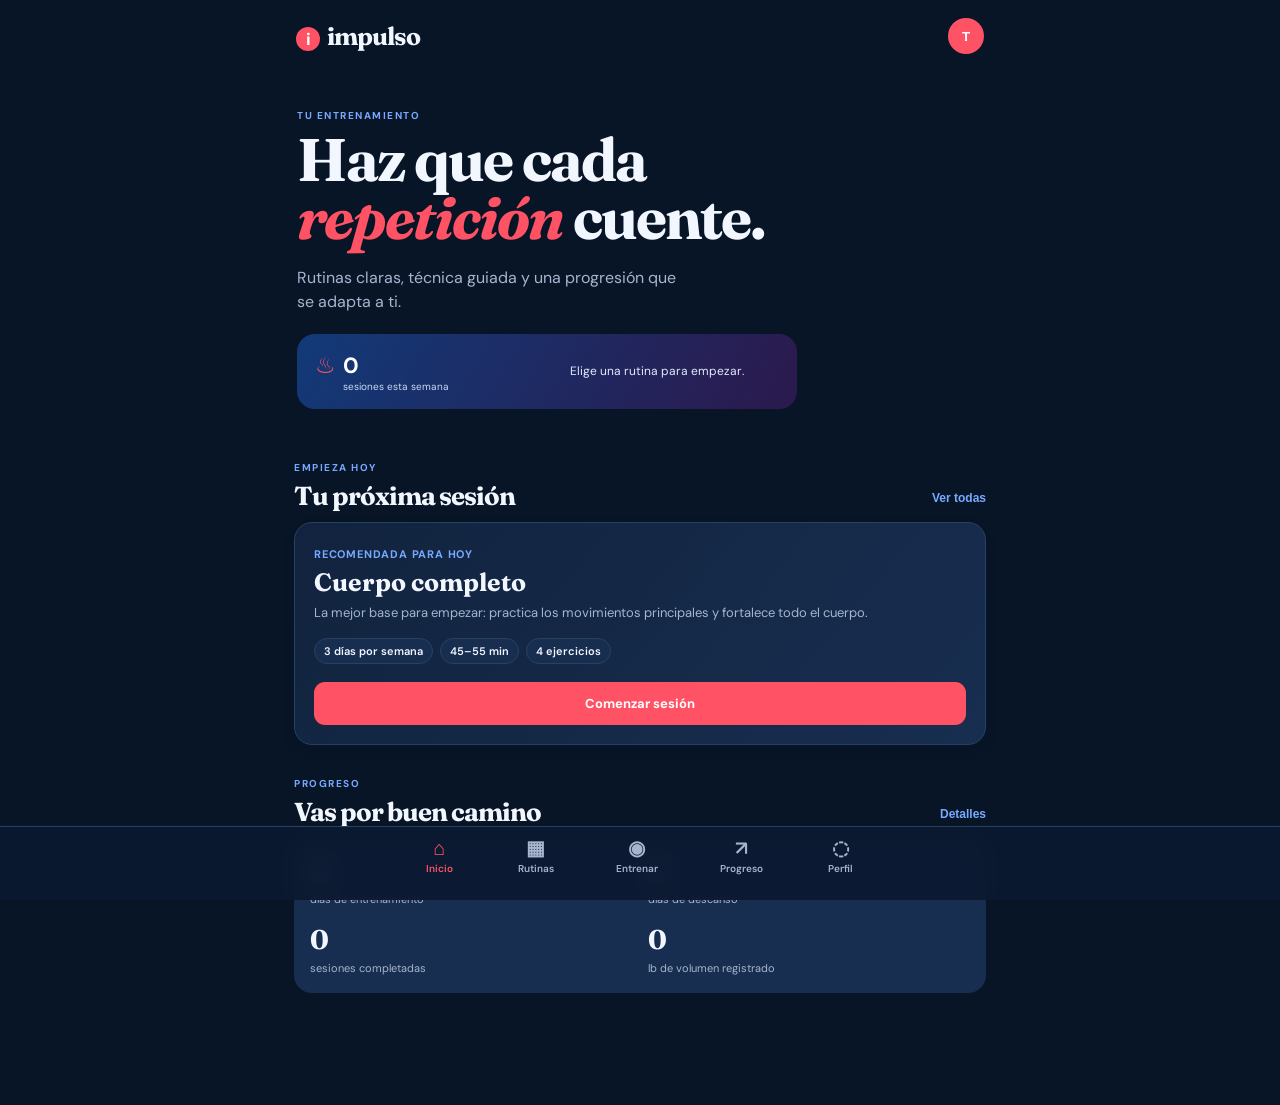
<file: index.html>
<!doctype html>
<html lang="es" data-theme="dark">
  <head>
    <meta charset="UTF-8" />
    <meta name="viewport" content="width=device-width, initial-scale=1.0" />
    <meta name="theme-color" content="#081527" />
    <title>Impulso — Entrena con intención</title>
    <link rel="preconnect" href="https://fonts.googleapis.com" />
    <link rel="preconnect" href="https://fonts.gstatic.com" crossorigin />
    <link href="https://fonts.googleapis.com/css2?family=DM+Sans:wght@400;500;600;700&family=Fraunces:opsz,wght@9..144,600;9..144,700&display=swap" rel="stylesheet" />
    <link rel="stylesheet" href="styles.css" />
    <link rel="stylesheet" href="enhancements.css" />
  </head>
  <body>
    <main class="app-shell">
      <header class="topbar">
        <a class="brand" href="#inicio" aria-label="Inicio de Impulso"><span>i</span> impulso</a>
        <button class="avatar" type="button" aria-label="Perfil" data-go="perfil">T</button>
      </header>

      <section id="inicio" class="view active" aria-labelledby="welcome-title">
        <div class="hero">
          <p class="eyebrow">TU ENTRENAMIENTO</p>
          <h1 id="welcome-title">Haz que cada<br /><em>repetición</em> cuente.</h1>
          <p class="hero-copy">Rutinas claras, técnica guiada y una progresión que se adapta a ti.</p>
          <div class="streak-card">
            <div><span class="flame">♨</span><strong id="streak-number">0</strong><small>sesiones esta semana</small></div>
            <p id="streak-message">Elige una rutina para empezar.</p>
          </div>
        </div>
        <section class="section-block">
          <div class="section-heading"><div><p class="eyebrow">EMPIEZA HOY</p><h2>Tu próxima sesión</h2></div><button class="link-button" data-go="rutinas">Ver todas</button></div>
          <article id="next-workout" class="workout-card feature-card"></article>
        </section>
        <section class="section-block progress-preview">
          <div class="section-heading"><div><p class="eyebrow">PROGRESO</p><h2>Vas por buen camino</h2></div><button class="link-button" data-go="progreso">Detalles</button></div>
          <div id="mini-progress" class="mini-progress"></div>
        </section>
      </section>

      <section id="rutinas" class="view" aria-labelledby="routines-title">
        <div class="page-heading"><p class="eyebrow">PLANES GUIADOS</p><h1 id="routines-title">Elige tu rutina</h1><p>Diseñadas para avanzar sin tener que improvisar.</p></div>
        <div id="routine-list" class="routine-list"></div>
      </section>

      <section id="entrenar" class="view" aria-live="polite"></section>

      <section id="progreso" class="view" aria-labelledby="progress-title">
        <div class="page-heading"><p class="eyebrow">TU EVOLUCIÓN</p><h1 id="progress-title">Progreso real</h1><p>Pequeños avances, sostenidos en el tiempo.</p></div>
        <div id="progress-content"></div>
      </section>

      <section id="perfil" class="view" aria-labelledby="profile-title"></section>
    </main>

    <nav class="bottom-nav" aria-label="Navegación principal">
      <button class="nav-item active" data-go="inicio"><span>⌂</span>Inicio</button>
      <button class="nav-item" data-go="rutinas"><span>▦</span>Rutinas</button>
      <button class="nav-item" data-go="entrenar"><span>◉</span>Entrenar</button>
      <button class="nav-item" data-go="progreso"><span>↗</span>Progreso</button>
      <button class="nav-item" data-go="perfil"><span>◌</span>Perfil</button>
    </nav>
    <dialog id="exercise-dialog"><button class="close-dialog" aria-label="Cerrar">×</button><div id="dialog-content"></div></dialog>
    <dialog id="routine-dialog"><button class="close-dialog" aria-label="Cerrar">×</button><div id="routine-dialog-content"></div></dialog>
    <dialog id="share-dialog"><button class="close-dialog" aria-label="Cerrar">×</button><div id="share-dialog-content"></div></dialog>
    <script src="app.js"></script>
  </body>
</html>
</file>
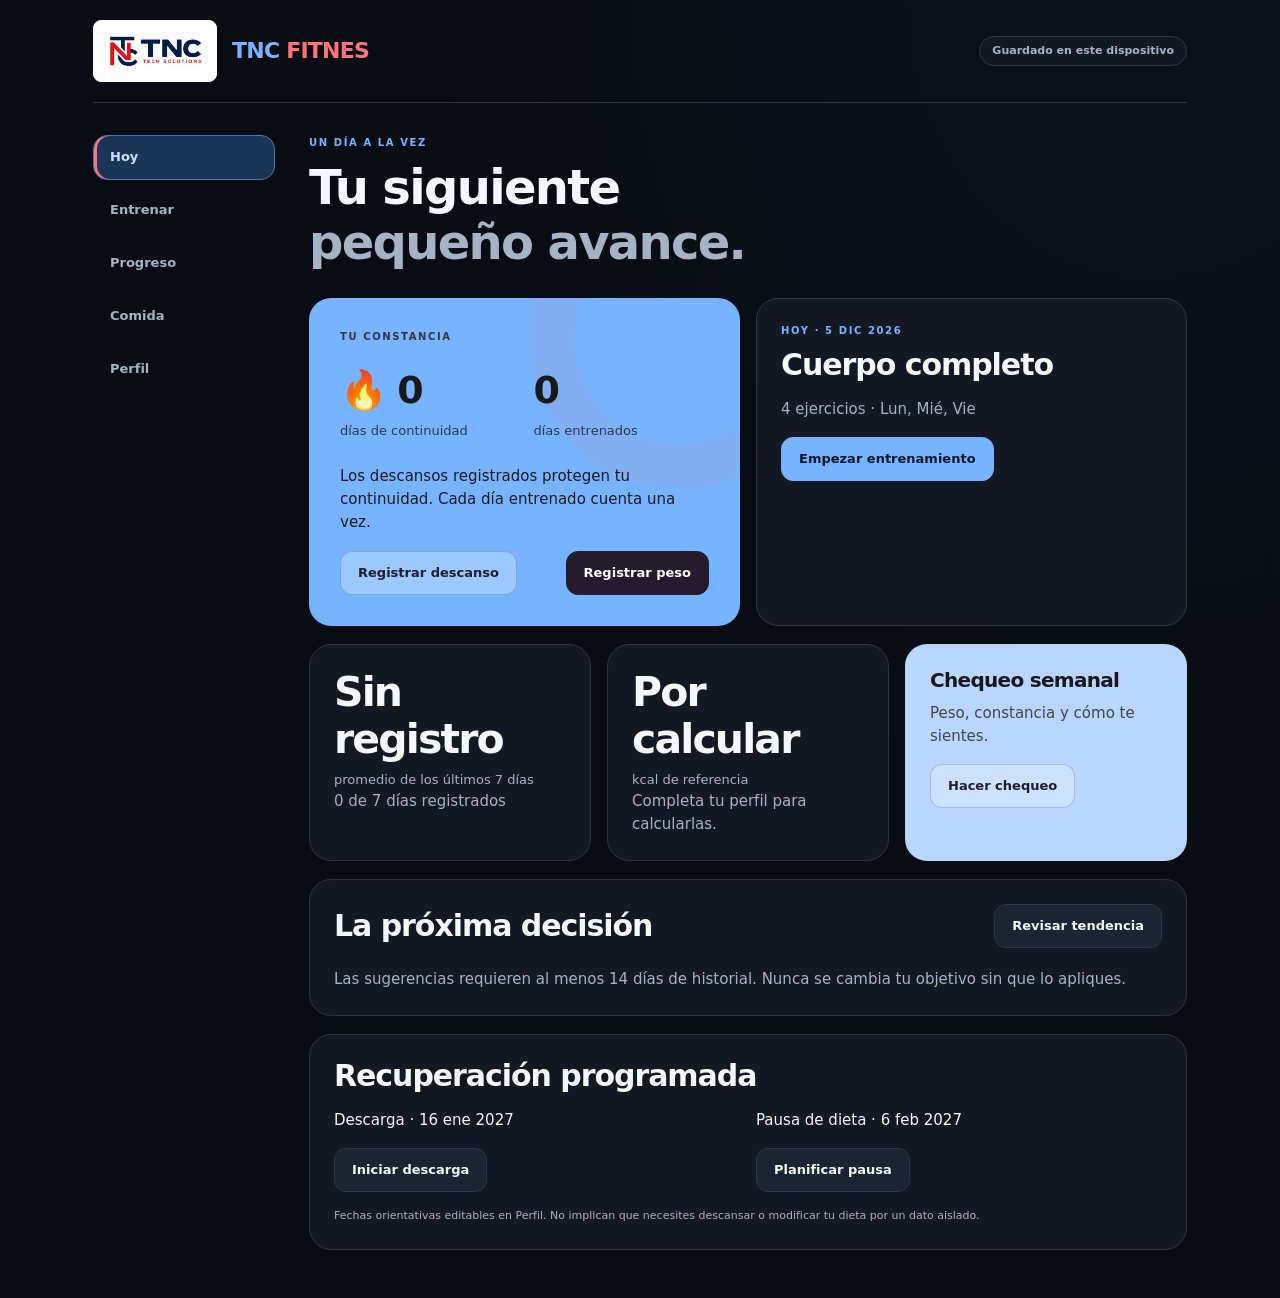
<file: transformacion/index.html>
<!doctype html>
<html lang="es">
<head>
  <meta charset="utf-8"><meta name="viewport" content="width=device-width,initial-scale=1,viewport-fit=cover">
  <meta name="theme-color" content="#0a0e16"><meta name="color-scheme" content="dark">
  <title>TNC FITNES · Tu transformación</title>
  <link rel="stylesheet" href="ui.css">
  <link rel="manifest" href="manifest.webmanifest">
  <link rel="icon" type="image/png" href="tnc-logo.png">
  <link rel="apple-touch-icon" href="tnc-logo.png">
</head>
<body>
  <div class="app-shell">
    <header class="topbar"><a class="brand" href="#hoy" aria-label="TNC FITNES, inicio"><img class="brand-logo" src="tnc-logo.png" alt="TNC Tech Solutions"><span class="brand-name">TNC <span>FITNES</span></span></a><span class="pill" id="save-status">Guardado en este dispositivo</span></header>
    <div class="layout"><nav class="sidebar" aria-label="Navegación principal">
      <button class="nav-btn active" data-nav="hoy">Hoy</button><button class="nav-btn" data-nav="rutinas">Entrenar</button><button class="nav-btn" data-nav="progreso">Progreso</button><button class="nav-btn" data-nav="comida">Comida</button><button class="nav-btn" data-nav="perfil">Perfil</button>
    </nav><main id="view" tabindex="-1"></main></div>
  </div>
  <dialog id="modal" aria-labelledby="modal-title"><div class="modal-head"><h2 id="modal-title"></h2><button class="btn small" data-close>Cerrar</button></div><div class="modal-body" id="modal-body"></div></dialog>
  <div id="toast" class="toast" role="status" aria-live="polite" hidden></div>
  <script src="core.js"></script><script src="wellness.js"></script><script src="seeds.js"></script><script src="store.js"></script><script src="io.js"></script><script src="workout-plan.js"></script><script src="food-catalog.js"></script><script src="restaurant-catalog.js"></script><script src="nutrition.js"></script><script src="nutrition-ui.js"></script><script src="session-image.js"></script><script src="ui.js"></script>
</body></html>
</file>
<file: styles.css>
:root{--ink:#132447;--cream:#f1f5ff;--paper:#ffffff;--lime:#d7ebff;--orange:#e44251;--muted:#63718a;--line:#d9e0ee;--green:#2764bb;--soft:#e8f0ff;--nav:#ffffffef}html[data-theme="dark"]{--ink:#f2f6ff;--cream:#081527;--paper:#11233e;--lime:#1b4f9b;--orange:#ff5264;--muted:#a6b5ce;--line:#274261;--green:#77aaff;--soft:#182e50;--nav:#0b1930ef}*{box-sizing:border-box}body{margin:0;background:var(--cream);color:var(--ink);font-family:"DM Sans",sans-serif;padding-bottom:82px}.app-shell{max-width:760px;margin:auto;min-height:100vh}.topbar{height:72px;padding:19px 22px;display:flex;justify-content:space-between;align-items:center}.brand{font-family:Fraunces,serif;font-size:25px;font-weight:700;color:var(--ink);text-decoration:none;letter-spacing:-1px}.brand span{background:var(--orange);color:white;display:inline-grid;place-items:center;width:24px;height:24px;border-radius:50%;font-family:"DM Sans";font-size:17px;margin-right:3px}.avatar{width:36px;height:36px;border:0;border-radius:50%;background:var(--orange);color:#fff;font-weight:700}.view{display:none;padding:0 20px 30px}.view.active{display:block}.hero{padding:37px 3px 20px}.eyebrow{font-size:10px;font-weight:700;letter-spacing:1.5px;color:var(--green);margin:0 0 9px}.hero h1,.page-heading h1{font:700 clamp(38px,10vw,60px)/.96 Fraunces,serif;letter-spacing:-2px;margin:0}.hero h1 em{color:var(--orange);font-style:italic}.hero-copy{font-size:16px;line-height:1.5;color:var(--muted);max-width:380px;margin:20px 0}.streak-card{background:linear-gradient(120deg,#123a78,#2b194d);color:#fff;border-radius:18px;padding:16px 18px;display:flex;align-items:center;justify-content:space-between;max-width:500px}.streak-card div{display:grid;grid-template-columns:28px 30px;align-items:center}.streak-card strong{font-size:22px}.streak-card small{grid-column:2;font-size:10px;color:#c9d9f4;white-space:nowrap}.flame{font-size:23px;color:var(--orange)}.streak-card p{font-size:12px;color:#e2eaff;width:45%;margin:0;line-height:1.3}.section-block{margin-top:32px}.section-heading{display:flex;justify-content:space-between;align-items:end;margin-bottom:13px}.section-heading h2{font:700 26px/1 Fraunces,serif;letter-spacing:-1px;margin:0}.link-button{border:0;background:none;color:var(--green);font-weight:700;padding:4px 0;font-size:12px}.workout-card{background:var(--paper);border:1px solid var(--line);border-radius:18px;padding:19px;box-shadow:0 5px 16px #00000012}.feature-card{background:linear-gradient(130deg,var(--paper),var(--soft))}.card-kicker{font-size:11px;font-weight:700;color:var(--green);letter-spacing:.8px}.workout-card h3{font:700 25px/1.1 Fraunces,serif;margin:6px 0 7px}.workout-card p{color:var(--muted);font-size:13px;margin:0 0 17px}.tags{display:flex;gap:7px;flex-wrap:wrap}.tag{background:var(--soft);border:1px solid var(--line);border-radius:20px;padding:5px 9px;font-size:11px;font-weight:600}.primary-button{border:0;background:var(--orange);color:white;border-radius:11px;padding:13px 17px;font:700 13px "DM Sans";margin-top:18px;width:100%}.mini-progress{border-radius:18px;background:var(--soft);padding:16px;display:grid;grid-template-columns:1fr 1fr;gap:15px}.mini-progress strong{font:700 27px Fraunces,serif;display:block}.mini-progress small{color:var(--muted);font-size:11px}.page-heading{padding:35px 2px 25px}.page-heading h1{font-size:45px}.page-heading>p:last-child{color:var(--muted);line-height:1.45;margin:13px 0 0}.routine-list{display:grid;gap:13px}.routine-card{padding:20px;background:var(--paper);border:1px solid var(--line);border-radius:18px}.routine-card:nth-child(2){background:var(--soft)}.routine-card:nth-child(3){background:color-mix(in srgb,var(--paper) 86%,var(--orange))}.routine-number{font:700 12px "DM Sans";color:var(--green)}.routine-card h2{font:700 28px Fraunces,serif;margin:7px 0}.routine-card p{font-size:13px;color:var(--muted);line-height:1.45;margin:0 0 15px}.routine-meta{font-size:12px;font-weight:700;margin-bottom:12px}.routine-card button{background:transparent;border:0;padding:0;color:var(--ink);font-weight:700;text-decoration:underline}.workout-head{padding:22px 0 17px}.back-button{border:0;background:none;padding:0;font:600 13px "DM Sans";color:var(--green)}.workout-head h1{font:700 37px/1 Fraunces,serif;margin:21px 0 7px}.workout-head p{margin:0;color:var(--muted);font-size:14px}.exercise-list{display:grid;gap:12px}.exercise-card{background:var(--paper);border:1px solid var(--line);border-radius:16px;overflow:hidden}.exercise-card summary{list-style:none;padding:17px;cursor:pointer;display:flex;gap:12px;align-items:center}.exercise-card summary::-webkit-details-marker{display:none}.exercise-index{width:26px;height:26px;background:var(--lime);border-radius:50%;display:grid;place-items:center;font-size:11px;font-weight:700;flex:none}.exercise-info{flex:1}.exercise-info h2{font-size:15px;margin:0 0 3px}.exercise-info p{font-size:11px;color:var(--muted);margin:0}.chevron{font-size:17px;color:var(--muted)}details[open] .chevron{transform:rotate(180deg)}.sets{padding:0 15px 16px}.set-grid{display:grid;grid-template-columns:27px 1fr 1fr 1fr;gap:7px;align-items:center;margin:7px 0}.set-grid.header{font-size:9px;color:var(--muted);font-weight:700;text-align:center}.set-number{font-size:11px;text-align:center;font-weight:700}.set-grid input,.profile-form input,.profile-form select,.profile-form textarea{min-width:0;width:100%;border:1px solid var(--line);color:var(--ink);background:var(--cream);border-radius:8px;padding:9px 8px;font:600 12px "DM Sans"}.exercise-actions{display:flex;justify-content:space-between;align-items:center;margin-top:11px}.text-button{background:none;border:0;color:var(--green);font:700 11px "DM Sans";padding:5px 0}.finish-button{position:sticky;bottom:90px;margin:20px 0 0;box-shadow:0 8px 20px #0006}.tip{font-size:11px;line-height:1.4;background:var(--soft);border-radius:9px;padding:9px;margin:5px 0;color:var(--ink)}.bottom-nav{position:fixed;z-index:5;bottom:0;left:0;right:0;height:74px;background:var(--nav);backdrop-filter:blur(12px);border-top:1px solid var(--line);display:flex;justify-content:center;gap:min(7vw,50px);padding:10px}.nav-item{border:0;background:none;color:var(--muted);font:600 10px "DM Sans";display:flex;flex-direction:column;align-items:center;gap:3px;min-width:44px}.nav-item span{font-size:20px;line-height:21px}.nav-item.active{color:var(--orange)}.empty-state{background:var(--paper);border:1px dashed var(--line);padding:30px 20px;border-radius:17px;text-align:center;color:var(--muted)}.stat-grid{display:grid;grid-template-columns:1fr 1fr;gap:11px;margin-bottom:22px}.stat{background:var(--paper);border:1px solid var(--line);border-radius:14px;padding:16px}.stat strong{font:700 30px Fraunces,serif;display:block}.stat small{font-size:11px;color:var(--muted)}.progress-card{background:linear-gradient(120deg,#11366d,#441b46);color:#fff;padding:20px;border-radius:18px;margin:15px 0}.progress-card h2{font:700 25px Fraunces,serif;margin:0 0 14px}.progress-row{display:flex;justify-content:space-between;border-top:1px solid #ffffff2b;padding:10px 0;font-size:13px}.progress-row span:last-child{color:#ffb3bb;font-weight:700}dialog{border:0;border-radius:20px;width:min(500px,92vw);padding:27px;background:var(--paper);color:var(--ink);box-shadow:0 18px 50px #0008}.close-dialog{float:right;border:0;border-radius:50%;background:var(--soft);color:var(--ink);font-size:20px;width:28px;height:28px}.dialog-title{font:700 30px Fraunces,serif;margin:10px 0}.dialog-label{font-size:10px;letter-spacing:1px;font-weight:700;color:var(--green)}.dialog-section{margin:18px 0}.dialog-section h3{font-size:13px;margin:0 0 6px}.dialog-section p,.dialog-section li{color:var(--muted);font-size:13px;line-height:1.45}.dialog-section ul{padding-left:18px;margin:5px 0}.profile-head{display:flex;gap:16px;align-items:center;padding:34px 3px 22px}.profile-photo{width:74px;height:74px;border-radius:50%;object-fit:cover;background:var(--orange);display:grid;place-items:center;color:white;font:700 29px Fraunces,serif;border:3px solid var(--lime)}.profile-head h1{font:700 32px Fraunces,serif;margin:0}.profile-head p{color:var(--muted);font-size:12px;margin:4px 0}.tony-line{font-size:11px!important;color:var(--green)!important}.setting-card{background:var(--paper);border:1px solid var(--line);padding:18px;border-radius:16px;margin:12px 0}.setting-card h2{font:700 19px Fraunces,serif;margin:0 0 8px}.setting-card p{font-size:12px;color:var(--muted);line-height:1.45}.theme-options{display:flex;gap:9px}.theme-options button{flex:1;border:1px solid var(--line);border-radius:10px;padding:11px;background:var(--cream);color:var(--ink);font-weight:700}.theme-options button.selected{border-color:var(--orange);box-shadow:inset 0 0 0 1px var(--orange)}.profile-form{display:grid;gap:10px}.profile-form label{font-size:11px;font-weight:700;color:var(--muted)}.create-routine{border:1px dashed var(--green);border-radius:15px;background:transparent;color:var(--green);padding:14px;width:100%;font-weight:700;margin-bottom:14px}.share-preview{border-radius:18px;padding:20px;background:linear-gradient(135deg,#123a78,#5b1d50);color:#fff;margin:12px 0}.share-preview h2{font:700 30px Fraunces,serif;margin:8px 0}.share-preview p{font-size:12px;color:#d8e5ff}.share-photo{width:100%;height:150px;border-radius:11px;object-fit:cover;margin-bottom:12px}.share-preview strong{color:#ffb3bb}.file-label{display:block;border:1px dashed var(--line);padding:10px;border-radius:10px;text-align:center;font-size:12px;color:var(--muted)}.file-label input{display:none}@media(min-width:650px){.view{padding-left:34px;padding-right:34px}.topbar{padding-left:36px;padding-right:36px}.routine-list{grid-template-columns:repeat(3,1fr)}.routine-card{min-height:270px;display:flex;flex-direction:column}.routine-card button{margin-top:auto}.finish-button{max-width:400px;margin-left:auto;margin-right:auto;display:block}}
</file>
<file: enhancements.css>
.series-settings{display:grid;grid-template-columns:repeat(2,minmax(0,1fr));gap:8px;margin:12px 0}.series-settings label{color:var(--muted);font-size:10px;font-weight:700}.series-settings input,.series-settings select{display:block;width:100%;margin-top:4px;padding:8px;border:1px solid var(--line);border-radius:8px;color:var(--ink);background:var(--cream);font:600 12px "DM Sans",sans-serif}.range-note{margin:4px 0 10px;color:var(--green);font-size:11px;font-weight:600}.profile-feedback{margin:8px 0 0;color:var(--orange);font-size:12px;font-weight:700}.profile-feedback.success{color:var(--green)}
</file>
<file: transformacion/ui.css>
/* TNC FITNES · estilos del módulo. Sin dependencias externas. */
:root {
  color-scheme: dark;
  --bg: #090c12;
  --surface: #121923;
  --surface-raised: #1b2431;
  --surface-hover: #253346;
  --text: #f4f7fc;
  --muted: #a5b3c7;
  --line: #2a3545;
  --blue: #76b4ff;
  --red: #ff737b;
  --success: #44d38b;
  --lavender: var(--blue);
  --lime: #b8d6ff;
  --coral: #f2b7bd;
  --danger: #ff9fa5;
  --radius: 22px;
  --shadow: 0 20px 70px #0005;
  --ease: cubic-bezier(.22, .8, .2, 1);
  font-family: Inter, ui-sans-serif, system-ui, -apple-system, BlinkMacSystemFont, "Segoe UI", sans-serif;
  font-synthesis: none;
  text-rendering: optimizeLegibility;
  -webkit-font-smoothing: antialiased;
}

* { box-sizing: border-box; }
html { scroll-behavior: smooth; scroll-padding-top: 100px; }
body { margin: 0; min-width: 280px; background: radial-gradient(ellipse at 90% 0, #17345624, transparent 44%), var(--bg); color: var(--text); font-size: 15px; line-height: 1.55; }
body:has(dialog[open]) { overflow: hidden; }
button, input, select, textarea { font: inherit; }
button, input, select, textarea, a { -webkit-tap-highlight-color: transparent; }
button { min-height: 44px; cursor: pointer; touch-action: manipulation; }
button, .btn, .nav-btn { transition: background .18s var(--ease), border-color .18s var(--ease), color .18s var(--ease), transform .18s var(--ease), box-shadow .18s var(--ease); }
button:disabled, .btn[aria-disabled="true"] { opacity: .45; cursor: not-allowed; transform: none; }
button:active:not(:disabled), .btn:active { transform: translateY(1px); }
button:focus-visible, a:focus-visible, input:focus-visible, select:focus-visible, textarea:focus-visible, summary:focus-visible { outline: 2px solid var(--lavender); outline-offset: 4px; }
::selection { background: var(--lavender); color: #19131f; }
a { color: var(--lavender); text-underline-offset: 4px; }
img, video, svg { max-width: 100%; }
img, video { display: block; }
h1, h2, h3, h4, p { margin-top: 0; }
h1, h2, h3, h4 { line-height: 1.15; letter-spacing: -.035em; font-weight: 650; overflow-wrap: anywhere; }
h1 { margin-bottom: 12px; font-size: clamp(32px, 4.5vw, 48px); }
h2 { margin-bottom: 15px; font-size: clamp(23px, 3vw, 30px); }
h3 { margin-bottom: 10px; font-size: 20px; }
h4 { margin-bottom: 8px; font-size: 16px; }
p { margin-bottom: 16px; }
small { font-size: 12px; }
hr { height: 1px; border: 0; background: var(--line); margin: 24px 0; }
[hidden] { display: none !important; }

.app-shell { width: min(1150px, 100%); margin-inline: auto; padding: 0 28px 48px; }
.topbar { min-height: 90px; display: flex; align-items: center; justify-content: space-between; gap: 16px; padding: 20px 0; border-bottom: 1px solid var(--line); }
.brand { display: flex; align-items: center; gap: 15px; color: var(--blue); font-size: 22px; font-weight: 800; letter-spacing: -.035em; text-decoration: none; white-space: nowrap; }
.brand .brand-name { color: var(--blue); }
.brand .brand-name span { color: var(--red); }
.brand-logo { width: 124px; height: 62px; object-fit: contain; border: 1px solid #fff; border-radius: 8px; background: #fff; }
.pill { display: inline-flex; align-items: center; justify-content: center; gap: 7px; min-height: 30px; max-width: 100%; padding: 5px 12px; border: 1px solid var(--line); border-radius: 999px; background: var(--surface); color: var(--muted); font-size: 11px; font-weight: 650; line-height: 1.4; overflow-wrap: anywhere; }
.layout { display: grid; grid-template-columns: 182px minmax(0, 1fr); gap: 34px; align-items: start; padding-top: 32px; }
.sidebar { display: flex; flex-direction: column; gap: 8px; position: sticky; top: 24px; padding: 0; }
.nav-btn { display: flex; align-items: center; justify-content: flex-start; gap: 8px; width: 100%; padding: 13px 16px; border: 1px solid transparent; border-radius: 14px; background: transparent; color: var(--muted); font-size: 13px; font-weight: 600; line-height: 1.3; text-align: left; text-decoration: none; }
.nav-btn:hover { color: var(--text); background: var(--surface); }
.nav-btn.active, .nav-btn[aria-current="page"] { background: #1b3556; color: #c7e0ff; border-color: #4577af; box-shadow: inset 3px 0 var(--red); }
main#view { min-width: 0; animation: enter .35s var(--ease) both; }
.page-head { display: flex; justify-content: space-between; align-items: flex-start; flex-wrap: wrap; gap: 18px; margin-bottom: 28px; }
.page-head > div { min-width: 0; }
.page-head p:last-child { margin-bottom: 0; }
.eyebrow { margin-bottom: 10px; color: var(--lavender); font-size: 10px; font-weight: 700; letter-spacing: .16em; line-height: 1.5; text-transform: uppercase; }
.muted { color: var(--muted); }
.source-note { color: var(--muted); font-size: 11px; line-height: 1.65; margin-top: 15px; overflow-wrap: anywhere; }
.source-note a { color: inherit; }
.error { color: var(--danger); font-size: 13px; line-height: 1.55; }
.error:not(:empty) { padding: 11px 14px; border: 1px solid #ffb4b433; border-radius: 10px; background: #ffb4b40a; }

.grid { display: grid; grid-template-columns: minmax(0, 1fr); gap: 16px; }
.grid.two { grid-template-columns: repeat(2, minmax(0, 1fr)); }
.grid.three { grid-template-columns: repeat(3, minmax(0, 1fr)); }
.grid.four { grid-template-columns: repeat(4, minmax(0, 1fr)); }
.grid > *, .stats > * { min-width: 0; }
.grid + .grid, .grid + .card, .card + .grid, .card + .card { margin-top: 18px; }
.card { min-width: 0; padding: 24px; border: 1px solid var(--line); border-radius: var(--radius); background: var(--surface); overflow-wrap: anywhere; }
.card > :last-child { margin-bottom: 0; }
.card.accent, .card.mint, .card.peach { color: #19191b; border-color: transparent; --line: #19191b25; --text: #19191b; --muted: #45434a; }
.card.accent { background: var(--lavender); }
.card.mint { background: var(--lime); }
.card.peach { background: var(--coral); }
.card.accent .eyebrow, .card.mint .eyebrow, .card.peach .eyebrow { color: #38313f; }
.card.accent a, .card.mint a, .card.peach a { color: inherit; }
.card.accent .badge, .card.mint .badge, .card.peach .badge { color: #2e2735; border-color: #19191b25; background: #ffffff35; }
.card.accent .btn:not(.primary):not(.danger), .card.mint .btn:not(.primary):not(.danger), .card.peach .btn:not(.primary):not(.danger) { color: #241c2c; background: #ffffff45; border-color: #19191b30; }
.card.accent .btn.primary, .card.mint .btn.primary, .card.peach .btn.primary { color: #fff; background: #241c2c; border-color: #241c2c; }
.hero { position: relative; display: flex; align-items: center; justify-content: space-between; flex-wrap: wrap; gap: 24px; min-height: 200px; padding: 30px; border-radius: var(--radius); border: 1px solid #467abb55; background: linear-gradient(125deg, #172d4b, #131b28 68%, #3b1c2945); overflow: hidden; }
.hero h1, .hero h2 { max-width: 550px; }
.hero > * { position: relative; z-index: 1; min-width: 0; }
.hero::after { content: ""; position: absolute; width: 210px; height: 210px; border-radius: 50%; right: -90px; top: -110px; border: 45px solid #ff737b16; pointer-events: none; }
.hero + .grid, .hero + .card, .hero + .toolbar { margin-top: 20px; }
.metric { font-size: 14px; font-weight: 400; line-height: 1.5; letter-spacing: 0; font-variant-numeric: tabular-nums; }
.metric > strong { display:block; font-size:clamp(28px,3.2vw,42px); line-height:1.15; letter-spacing:-.045em; font-weight:650; }
.metric > span { display:block; margin-top:8px; font-size:13px; line-height:1.45; letter-spacing:0; color:var(--muted); }
.accent .metric > span,.mint .metric > span {color:inherit;opacity:.8}
.page-head {display:block}
.hero {display:block}
.hero .stats {margin:24px 0}
.grid > .card {margin-top:0}
.metric small, .metric span.unit { display: inline-block; margin-left: 5px; font-size: 14px; font-weight: 500; letter-spacing: 0; color: var(--muted); }
.stats { display: grid; grid-template-columns: repeat(auto-fit, minmax(110px, 1fr)); gap: 18px; }
.stats strong { display: block; font-size: 30px; line-height: 1.2; letter-spacing: -.04em; font-variant-numeric: tabular-nums; }
.stats small { display: block; margin-top: 6px; color: var(--muted); line-height: 1.45; }
.toolbar { display: flex; align-items: center; justify-content: space-between; flex-wrap: wrap; gap: 10px; margin-bottom: 20px; }
.toolbar > div { display: flex; align-items: center; flex-wrap: wrap; gap: 10px; min-width: 0; }
.toolbar h2, .toolbar h3, .toolbar p { margin-bottom: 0; }

.btn { display: inline-flex; align-items: center; justify-content: center; gap: 8px; min-height: 44px; padding: 11px 17px; border: 1px solid var(--line); border-radius: 12px; background: var(--surface-raised); color: var(--text); font-size: 13px; font-weight: 650; line-height: 1.35; text-align: center; text-decoration: none; }
.btn:hover:not(:disabled) { background: var(--surface-hover); border-color: #49454e; }
.btn.primary { background: #76b4ff; border-color: #76b4ff; color: #071729; }
.btn.primary:hover:not(:disabled) { background: #a1cdff; border-color: #a1cdff; box-shadow: 0 4px 20px #62a5ff24; }
.btn.danger { color: var(--danger); border-color: #ffb4b42b; background: #ffb4b40b; }
.btn.danger:hover:not(:disabled) { border-color: #ffb4b45e; background: #ffb4b415; }
.btn.small { min-height: 44px; padding: 9px 12px; font-size: 12px; border-radius: 10px; }
.btn.ghost { background: transparent; border-color: transparent; color: var(--muted); }
.btn.ghost:hover:not(:disabled) { background: var(--surface-raised); color: var(--text); }
.wide { grid-column: 1 / -1; width: 100%; }
.btn.wide { display: flex; }

.form-grid { display: grid; grid-template-columns: repeat(2, minmax(0, 1fr)); gap: 18px 16px; }
.form-grid label, label { display: block; color: var(--muted); font-size: 12px; font-weight: 600; line-height: 1.5; }
input:not([type="checkbox"]):not([type="radio"]):not([type="range"]), select, textarea { display: block; width: 100%; min-width: 0; min-height: 45px; margin-top: 7px; padding: 11px 12px; border: 1px solid #37343c; border-radius: 11px; background: #101011; color: #f6f4f8; line-height: 1.45; transition: border-color .18s ease, background .18s ease; }
input:hover:not(:disabled), select:hover:not(:disabled), textarea:hover:not(:disabled) { border-color: #62576e; }
input:focus, select:focus, textarea:focus { border-color: var(--blue); background: #111c29; }
input::placeholder, textarea::placeholder { color: #807b89; opacity: 1; }
input:disabled, select:disabled, textarea:disabled { opacity: .5; cursor: not-allowed; }
input[type="number"] { font-variant-numeric: tabular-nums; }
input[type="checkbox"], input[type="radio"] { width: 19px; height: 19px; margin: 0; accent-color: var(--lavender); cursor: pointer; flex: 0 0 auto; }
input[type="range"] { width: 100%; min-height: 44px; accent-color: var(--lavender); }
input[type="file"] { font-size: 12px; }
input::file-selector-button { min-height: 32px; margin-right: 10px; padding: 5px 10px; border: 0; border-radius: 7px; background: #223b5c; color: #d6e8ff; font: inherit; cursor: pointer; }
textarea { min-height: 110px; resize: vertical; }
.check-label { display: inline-flex; align-items: center; gap: 10px; min-height: 44px; padding: 9px 12px; border: 1px solid var(--line); border-radius: 10px; color: var(--text); cursor: pointer; }
.check-label:has(input:checked) { border-color: #76b4ff66; background: #76b4ff10; }
.list-row { display: flex; align-items: center; justify-content: space-between; flex-wrap: wrap; gap: 12px; padding: 16px 0; border-bottom: 1px solid var(--line); }
.list-row:first-child { padding-top: 0; }
.list-row:last-child { border-bottom: 0; padding-bottom: 0; }
.list-row > div { min-width: 0; }
.list-row h3, .list-row h4 { margin-bottom: 5px; }
.list-row p { margin-bottom: 0; }
.badge { display: inline-flex; align-items: center; gap: 5px; padding: 4px 9px; max-width: 100%; border: 1px solid #76b4ff45; border-radius: 999px; background: #76b4ff12; color: #bfdcff; font-size: 10px; line-height: 1.5; font-weight: 650; overflow-wrap: anywhere; }

.exercise { min-width: 0; padding: 22px; margin-bottom: 16px; border: 1px solid var(--line); border-radius: var(--radius); background: var(--surface); }
.exercise h2 { font-size: 22px; }
.exercise .toolbar { margin-bottom: 16px; }
.exercise .form-grid { margin: 18px 0; }
.set-row, .set-head { display: grid; grid-template-columns: minmax(42px, .65fr) minmax(65px, 1.2fr) minmax(56px, 1fr) minmax(52px, 1fr) minmax(54px, .95fr) 46px; align-items: center; gap: 9px; min-width: 0; }
.set-head { min-height: 32px; padding: 0 8px; color: var(--muted); font-size: 9px; font-weight: 650; letter-spacing: .025em; text-align: center; }
.set-row { min-height: 65px; padding: 9px 8px; border-top: 1px solid var(--line); border-radius: 9px; transition: background .22s ease, border-color .22s ease; }
.set-row > *, .set-head > * { min-width: 0; }
.set-row > span, .set-row > strong { text-align: center; font-size: 12px; font-variant-numeric: tabular-nums; }
.set-row .previous { color: var(--muted); font-size: 11px; line-height: 1.3; overflow-wrap: anywhere; }
.set-row input:not([type="checkbox"]):not([type="radio"]), .set-row select { min-height: 45px; margin: 0; padding: 9px 4px; border-radius: 8px; font-size: 13px; text-align: center; }
.set-row select { padding-left: 3px; padding-right: 0; }
.set-row input[type="number"] { appearance: textfield; -moz-appearance: textfield; }
.set-row input[type="number"]::-webkit-inner-spin-button, .set-row input[type="number"]::-webkit-outer-spin-button { appearance: none; margin: 0; }
.set-row input[type="checkbox"] { justify-self: center; width: 23px; height: 23px; accent-color: var(--lime); }
.set-row .check-label, .set-row > button { display: flex; justify-content: center; align-items: center; width: 44px; min-height: 44px; padding: 4px; border-radius: 9px; }
.set-row .btn { min-width: 0; padding: 8px 3px; font-size: 11px; }
.set-row.done { background: #44d38b16; border-top-color: #44d38b40; }
.set-row.done input:not([type="checkbox"]), .set-row.done select { border-color: #44d38b55; background: #44d38b09; opacity: .8; }
.set-row.done > button, .set-row.done > .btn.primary, .set-row.done .check-label { background: var(--success); border-color: var(--success); color: #062d19; }
.set-row.done > .btn.primary:hover:not(:disabled) { background: #78e7ad; border-color: #78e7ad; color: #062d19; box-shadow: 0 4px 18px #44d38b20; }
.set-extra { display: flex; align-items: center; flex-wrap: wrap; gap: 9px 12px; margin: 10px 0 15px; padding: 0 8px; color: var(--muted); font-size: 11px; }
.set-extra label { display: flex; align-items: center; gap: 7px; font-size: 11px; }
.set-extra input:not([type="checkbox"]), .set-extra select { width: auto; min-width: 70px; max-width: 120px; margin: 0; }

.timer-bar { position: sticky; z-index: 12; bottom: 18px; display: flex; align-items: center; justify-content: space-between; flex-wrap: wrap; gap: 10px 16px; padding: 15px 19px; border: 1px solid #76b4ff66; border-radius: 18px; background: #16263cf5; box-shadow: 0 10px 45px #0008; backdrop-filter: blur(16px); }
.timer-bar strong { font-size: 28px; font-weight: 550; letter-spacing: -.04em; font-variant-numeric: tabular-nums; }
.timer-bar .btn { background: #ffffff0b; }
.session-clock { display: inline-block; color: var(--lavender); font-size: 22px; font-weight: 550; line-height: 1.2; font-variant-numeric: tabular-nums; letter-spacing: -.025em; white-space: nowrap; }
.progress-track { width: 100%; height: 6px; overflow: hidden; border-radius: 999px; background: #ffffff13; }
.progress-fill { height: 100%; max-width: 100%; border-radius: inherit; background: var(--lavender); transition: width .35s var(--ease); }
.mint .progress-track, .peach .progress-track, .accent .progress-track { background: #19191b22; }
.mint .progress-fill, .peach .progress-fill, .accent .progress-fill { background: #30243f; }

dialog { width: min(650px, calc(100vw - 32px)); max-height: min(88dvh, 900px); padding: 0; border: 1px solid #3d536e; border-radius: 26px; background: #131c28; color: var(--text); box-shadow: 0 30px 100px #000b; overflow: auto; overscroll-behavior: contain; }
dialog[open] { animation: modal-enter .25s var(--ease) both; }
dialog::backdrop { background: #050406b8; backdrop-filter: blur(9px); }
.modal-head { position: sticky; z-index: 3; top: 0; display: flex; justify-content: space-between; align-items: flex-start; gap: 16px; padding: 25px 26px 19px; border-bottom: 1px solid #ffffff09; background: #131c28f5; backdrop-filter: blur(16px); }
.modal-head > div { min-width: 0; }
.modal-head h2, .modal-head h3, .modal-head p { margin-bottom: 0; }
.modal-head .eyebrow { margin-bottom: 9px; }
.modal-head > button { flex: 0 0 auto; min-width: 44px; min-height: 44px; margin-top: -4px; padding: 9px 12px; border: 1px solid var(--line); border-radius: 11px; background: #ffffff07; color: var(--muted); font-size: 12px; }
.modal-body { padding: 24px 26px; min-width: 0; }
.modal-body > :last-child { margin-bottom: 0; }
.modal-actions { position: sticky; bottom: 0; z-index: 3; display: flex; justify-content: flex-end; flex-wrap: wrap; gap: 10px; padding: 17px 26px 22px; border-top: 1px solid #ffffff0c; background: #131c28fa; backdrop-filter: blur(16px); }
.modal-actions .error { flex-basis: 100%; }

.calendar { display: grid; grid-template-columns: repeat(7, minmax(0, 1fr)); gap: 7px; }
.calendar > :not(.day) { color: var(--muted); font-size: 10px; text-align: center; }
.day { position: relative; display: flex; flex-direction: column; align-items: center; justify-content: center; gap: 3px; aspect-ratio: 1; min-width: 0; min-height: 44px; border: 1px solid var(--line); border-radius: 12px; background: #ffffff02; color: var(--muted); font-size: 12px; font-variant-numeric: tabular-nums; text-align: center; }
.day small { font-size: 8px; line-height: 1.2; }
.day.trained { border-color: #44d38b70; background: #44d38b1d; color: #85e8b4; }
.day.rest { border-color: #76b4ff55; background: #76b4ff13; color: #a9cfff; }
.day.today { outline: 2px solid var(--lavender); outline-offset: 2px; color: var(--text); }
.chart { min-width: 0; width: 100%; overflow: hidden; }
.chart svg { display: block; width: 100%; height: auto; overflow: visible; }
.chart svg text { fill: var(--muted); font-family: inherit; font-size: 10px; }
.tabs { display: flex; gap: 5px; max-width: 100%; padding: 5px; margin-bottom: 22px; border: 1px solid var(--line); border-radius: 14px; background: var(--surface); overflow-x: auto; scrollbar-width: thin; }
.tabs button, .tabs .btn { flex: 1 0 auto; min-height: 44px; padding: 10px 15px; border: 0; border-radius: 9px; background: transparent; color: var(--muted); font-size: 12px; font-weight: 650; white-space: nowrap; }
.tabs button.active, .tabs [aria-selected="true"] { background: var(--surface-hover); color: var(--text); box-shadow: 0 2px 8px #0002; }
.empty { padding: 35px 22px; border: 1px dashed #46404c; border-radius: var(--radius); color: var(--muted); text-align: center; }
.empty h2, .empty h3, .empty strong { color: var(--text); }
.empty p { max-width: 440px; margin-inline: auto; }
.toast { position: fixed; z-index: 110; left: 50%; bottom: 26px; width: max-content; max-width: min(480px, calc(100vw - 32px)); padding: 14px 19px; transform: translateX(-50%); border: 1px solid #76b4ff66; border-radius: 13px; background: #20334df5; color: #f4f7fc; box-shadow: 0 8px 35px #0009; font-size: 13px; text-align: center; backdrop-filter: blur(12px); animation: toast-enter .2s ease both; }
.toast:empty { display: none; }
.media { min-width: 0; overflow: hidden; border: 1px solid var(--line); border-radius: 16px; background: #0b0b0b; }
.media img, .media video { width: 100%; max-height: 500px; object-fit: contain; background: #0b0b0b; }
.media > p, .media > figcaption { padding: 12px 14px; margin: 0; font-size: 12px; color: var(--muted); }
.recipe { display: flex; flex-direction: column; min-width: 0; padding: 22px; border: 1px solid var(--line); border-radius: var(--radius); background: var(--surface); }
.recipe > img { width: 100%; aspect-ratio: 16 / 10; object-fit: cover; border-radius: 13px; margin-bottom: 18px; }
.recipe h3 { font-size: 21px; }
.recipe p, .recipe li { color: var(--muted); font-size: 13px; }
.recipe ul, .recipe ol { padding-left: 20px; }
.recipe .btn:last-child { margin-top: auto; }
.sr-only { position: absolute !important; width: 1px !important; height: 1px !important; padding: 0 !important; margin: -1px !important; overflow: hidden !important; clip: rect(0, 0, 0, 0) !important; white-space: nowrap !important; border: 0 !important; }

@keyframes enter { from { opacity: 0; transform: translateY(6px); } to { opacity: 1; transform: translateY(0); } }
@keyframes modal-enter { from { opacity: 0; transform: translateY(12px) scale(.99); } to { opacity: 1; transform: translateY(0) scale(1); } }
@keyframes toast-enter { from { opacity: 0; margin-bottom: -5px; } to { opacity: 1; margin-bottom: 0; } }

@media (hover: hover) {
  .card, .recipe { transition: border-color .2s ease; }
  .card:not(.accent):not(.mint):not(.peach):hover, .recipe:hover { border-color: #403943; }
}

@media (max-width: 1020px) {
  .app-shell { padding-inline: 22px; }
  .layout { grid-template-columns: 155px minmax(0, 1fr); gap: 24px; }
  .grid.four { grid-template-columns: repeat(2, minmax(0, 1fr)); }
  .grid.three { grid-template-columns: repeat(2, minmax(0, 1fr)); }
  .card, .exercise { padding: 20px; }
  .set-row, .set-head { grid-template-columns: minmax(40px, .6fr) minmax(54px, 1fr) minmax(45px, 1fr) minmax(45px, 1fr) minmax(46px, .95fr) 44px; gap: 6px; padding-inline: 2px; }
}

@media (max-width: 760px) {
  html { scroll-padding-top: 22px; scroll-padding-bottom: 110px; }
  body { padding-bottom: calc(95px + env(safe-area-inset-bottom, 0px)); }
  .app-shell { padding: 0 20px 26px; }
  .topbar { min-height: 78px; padding: 17px 0; }
  .brand { font-size: 21px; }
  .topbar .pill { max-width: 50%; font-size: 10px; }
  .layout { display: block; padding-top: 26px; }
  .sidebar { position: fixed; z-index: 40; top: auto; bottom: 0; left: 0; right: 0; display: grid; grid-auto-flow: column; grid-auto-columns: minmax(68px, 1fr); gap: 3px; padding: 9px 12px calc(9px + env(safe-area-inset-bottom, 0px)); border-top: 1px solid #ffffff13; background: #111111f5; backdrop-filter: blur(20px); overflow-x: auto; overscroll-behavior-x: contain; scrollbar-width: none; }
  .sidebar::-webkit-scrollbar { display: none; }
  .nav-btn { min-height: 51px; justify-content: center; padding: 10px 5px; border-radius: 10px; font-size: 10px; text-align: center; line-height: 1.3; }
  .nav-btn.active, .nav-btn[aria-current="page"] { background: #76b4ff20; color: #bfddff; border-color: #76b4ff55; box-shadow: inset 0 2px var(--red); }
  .page-head { gap: 15px; margin-bottom: 22px; }
  .page-head .btn { align-self: flex-start; }
  .grid { gap: 13px; }
  .grid.three { grid-template-columns: 1fr; }
  .card, .recipe { padding: 21px; border-radius: 19px; }
  .hero { min-height: 180px; padding: 26px; }
  .metric { font-size: 44px; }
  .stats { gap: 15px; }
  .stats strong { font-size: 28px; }
  .toolbar { gap: 10px; }
  .exercise { padding: 20px 15px; border-radius: 19px; }
  .exercise .toolbar { padding-inline: 2px; }
  .exercise h2 { font-size: 21px; }
  .set-row, .set-head { grid-template-columns: minmax(39px, .7fr) minmax(0, 1fr) minmax(0, 1fr) minmax(0, 1fr) 44px; gap: 7px; }
  .set-row .previous, .set-head .previous { display: none; }
  .set-row input:not([type="checkbox"]):not([type="radio"]), .set-row select { min-height: 46px; font-size: 15px; }
  .set-head { font-size: 9px; }
  .set-extra { padding-inline: 2px; }
  .timer-bar { bottom: calc(84px + env(safe-area-inset-bottom, 0px)); padding: 13px 15px; border-radius: 15px; }
  .timer-bar strong { font-size: 25px; }
  .toast { bottom: calc(90px + env(safe-area-inset-bottom, 0px)); }
  dialog { width: min(650px, calc(100vw - 20px)); max-height: 91dvh; border-radius: 22px; }
  .modal-head { padding: 23px 21px 18px; }
  .modal-body { padding: 22px 21px; }
  .modal-actions { padding: 16px 21px max(20px, env(safe-area-inset-bottom, 0px)); }
  .media img, .media video { max-height: 65dvh; }
}

@media (max-width: 480px) {
  body { font-size: 14px; }
  .app-shell { padding-inline: 15px; }
  h1 { font-size: 35px; }
  .grid.two { grid-template-columns: 1fr; }
  .grid.four { gap: 10px; }
  .grid.four .card { padding: 17px 14px; }
  .grid.four .metric { font-size: 35px; }
  .form-grid { grid-template-columns: 1fr; gap: 16px; }
  .form-grid .wide { grid-column: auto; }
  .card, .recipe { padding: 20px; }
  .hero { padding: 24px 21px; }
  .page-head { display: block; }
  .page-head > .btn, .page-head > .toolbar { margin-top: 16px; }
  .page-head > .session-clock { margin-top: 12px; }
  .exercise { padding: 19px 11px; }
  .exercise .toolbar { padding-inline: 3px; }
  .exercise .toolbar > div { flex: 1 1 170px; }
  .set-row, .set-head { gap: 5px; padding-inline: 1px; }
  .set-head { letter-spacing: 0; font-size: 8px; }
  .set-row input:not([type="checkbox"]):not([type="radio"]), .set-row select { padding-inline: 2px; font-size: 14px; }
  .calendar { gap: 4px; }
  .day { min-height: 44px; border-radius: 8px; font-size: 11px; }
  .day.today { outline-offset: 0; }
  .day small { font-size: 7px; }
  .calendar > :not(.day) { font-size: 9px; }
  .tabs button, .tabs .btn { padding-inline: 12px; }
  .list-row { gap: 10px; }
  .modal-head { padding-inline: 19px; }
  .modal-body { padding-inline: 19px; }
  .modal-actions { padding-inline: 19px; }
  .modal-actions .btn { flex: 1 1 auto; }
  input:not([type="checkbox"]):not([type="radio"]):not([type="range"]), select, textarea { font-size: 16px; }
  .session-clock { font-size: 21px; }
}

@media (prefers-reduced-motion: reduce) {
  html { scroll-behavior: auto; }
  *, *::before, *::after { animation-duration: .01ms !important; animation-iteration-count: 1 !important; transition-duration: .01ms !important; scroll-behavior: auto !important; }
  button:active:not(:disabled), .btn:active { transform: none; }
}

@media print {
  :root { color-scheme: light; --bg: #fff; --surface: #fff; --surface-raised: #fff; --text: #111; --muted: #555; --line: #ddd; --lavender: #51406b; }
  body { min-width: 0; padding: 0; font-size: 11pt; background: #fff; color: #111; }
  .app-shell { width: 100%; max-width: none; padding: 0; }
  .topbar { min-height: 0; padding: 0 0 15px; margin-bottom: 20px; }
  .layout { display: block; padding-top: 0; }
  .sidebar, .btn, .timer-bar, .toast, dialog, .modal-actions, .tabs, input[type="file"], .topbar .pill { display: none !important; }
  main#view { animation: none; }
  .card, .hero, .exercise, .recipe, .empty { background: #fff !important; color: #111 !important; border: 1px solid #ccc; box-shadow: none; break-inside: avoid; padding: 16px; }
  .hero { min-height: 0; }
  .hero::after { display: none; }
  .card.accent, .card.mint, .card.peach { --text: #111; --muted: #555; --line: #ddd; }
  .grid.two { grid-template-columns: repeat(2, minmax(0, 1fr)); }
  .grid.three { grid-template-columns: repeat(3, minmax(0, 1fr)); }
  .grid.four { grid-template-columns: repeat(4, minmax(0, 1fr)); }
  .set-row, .set-head { grid-template-columns: 45px 1.2fr 1fr 1fr 1fr 45px; }
  .set-row .previous, .set-head .previous { display: block; }
  input:not([type="checkbox"]):not([type="radio"]):not([type="range"]), select, textarea { border: 1px solid #ddd; background: #fff; color: #111; }
  .chart svg text { fill: #555; }
  .media img { max-height: 220px; }
  .media video { display: none; }
  a { color: #111; text-decoration: underline; }
}
/* Layout refinements validated against the actual mobile screens. */
@media screen {
  .metric {font-size:14px}
  .timer-bar {top:12px;bottom:auto;margin-bottom:20px}
  .set-row input:not([type=checkbox]),.set-row select {font-size:16px}
  .form-grid input,.form-grid select,.form-grid textarea {font-size:16px}
  .toolbar > div {display:block}
  .hero .stats strong {font-size:38px}
}
@media screen {
  .set-extra {display:grid;grid-template-columns:repeat(3,minmax(0,1fr));gap:8px;padding:0 2px}
  .set-extra label {display:flex;flex-direction:column;align-items:stretch;gap:4px;white-space:nowrap}
  .set-extra input:not([type=checkbox]),.set-extra select {width:100%;min-width:0;max-width:none}
  .set-extra > button,.set-extra > strong {grid-column:1/-1}
  .set-row > button {white-space:nowrap;overflow-wrap:normal}
}

/* Food selection stays compact as the personal catalog grows. */
.food-picker {min-width:0;display:grid;gap:10px;align-content:start}
.ingredient-row {padding:20px 0;border-bottom:1px solid var(--line);margin-bottom:14px}
.ingredient-row > .btn {margin-top:12px}
#food-results .list-row > div:first-child {flex:1 1 220px}
#portion-result:empty {display:none}
#portion-result {scroll-margin-top:100px}

/* Profile and hydration controls share the same restrained red/blue palette. */
.profile-header {display:flex;align-items:center;gap:20px;flex-wrap:wrap;margin-bottom:24px}
.nutrition-macros {margin:20px 0}
.macro-card {padding:16px;border-radius:16px;background:#0b1728;border:1px solid #294765;min-width:0}
.macro-card strong {font-size:24px}
.macro-track {height:6px;border-radius:6px;background:#293747;overflow:hidden}
.macro-track span {height:100%;display:block;background:#65adff}
.macro-card:nth-child(2) .macro-track span {background:#f36a78}
.water-card {background:linear-gradient(110deg,#172d49,#101925)}
.water-card .water-glass {border:0;background:none;width:56px;height:64px;color:#76b4ff}
.profile-photo {width:104px;height:104px;flex:0 0 104px;border-radius:50%;object-fit:cover;border:3px solid #76b4ff;background:#1b3556;box-shadow:0 0 0 5px #76b4ff10}
.profile-photo.placeholder {display:flex;align-items:center;justify-content:center;color:#c7e0ff;font-size:30px;font-weight:700}
.profile-photo-actions {display:flex;gap:10px;flex-wrap:wrap;margin-top:12px}
.water-glasses {display:flex;align-items:center;flex-wrap:wrap;gap:8px;margin:16px 0}
.water-glass {width:30px;height:38px;border:2px solid #76b4ff;border-radius:3px 3px 8px 8px;background:linear-gradient(to top,#76b4ff70 72%,transparent 72%);display:inline-block}
.water-glass.empty {padding:0;background:transparent;border-style:solid;opacity:.4}
.hydration-card {border-color:#3a6899;background:linear-gradient(130deg,#142c49,#121923)}
.rest-complete {border-color:#44d38b;background:#133725;color:#d4ffe6}
.rest-complete strong {color:#85e8b4}
.rest-alert {padding:16px 18px;border-radius:14px;border:1px solid #44d38b99;background:#183b2b;color:#e5fff0}
.rest-alert.calorie-warning {border-color:#f3697699;background:#391921;color:#ffe7eb}
.unit-picker {display:flex;align-items:center;gap:8px;flex-wrap:wrap}
.unit-picker select {width:auto;min-width:74px;margin:0}
@media (max-width:760px) {
  .brand {gap:9px;font-size:18px}
  .brand-logo {width:88px;height:44px}
  .topbar {flex-wrap:wrap;gap:10px}
  .topbar .pill {margin-left:auto}
}
@media (max-width:380px) {
  .brand {font-size:16px}
  .brand-logo {width:78px;height:39px}
  .topbar .pill {max-width:none;font-size:9px}
}
</file>
